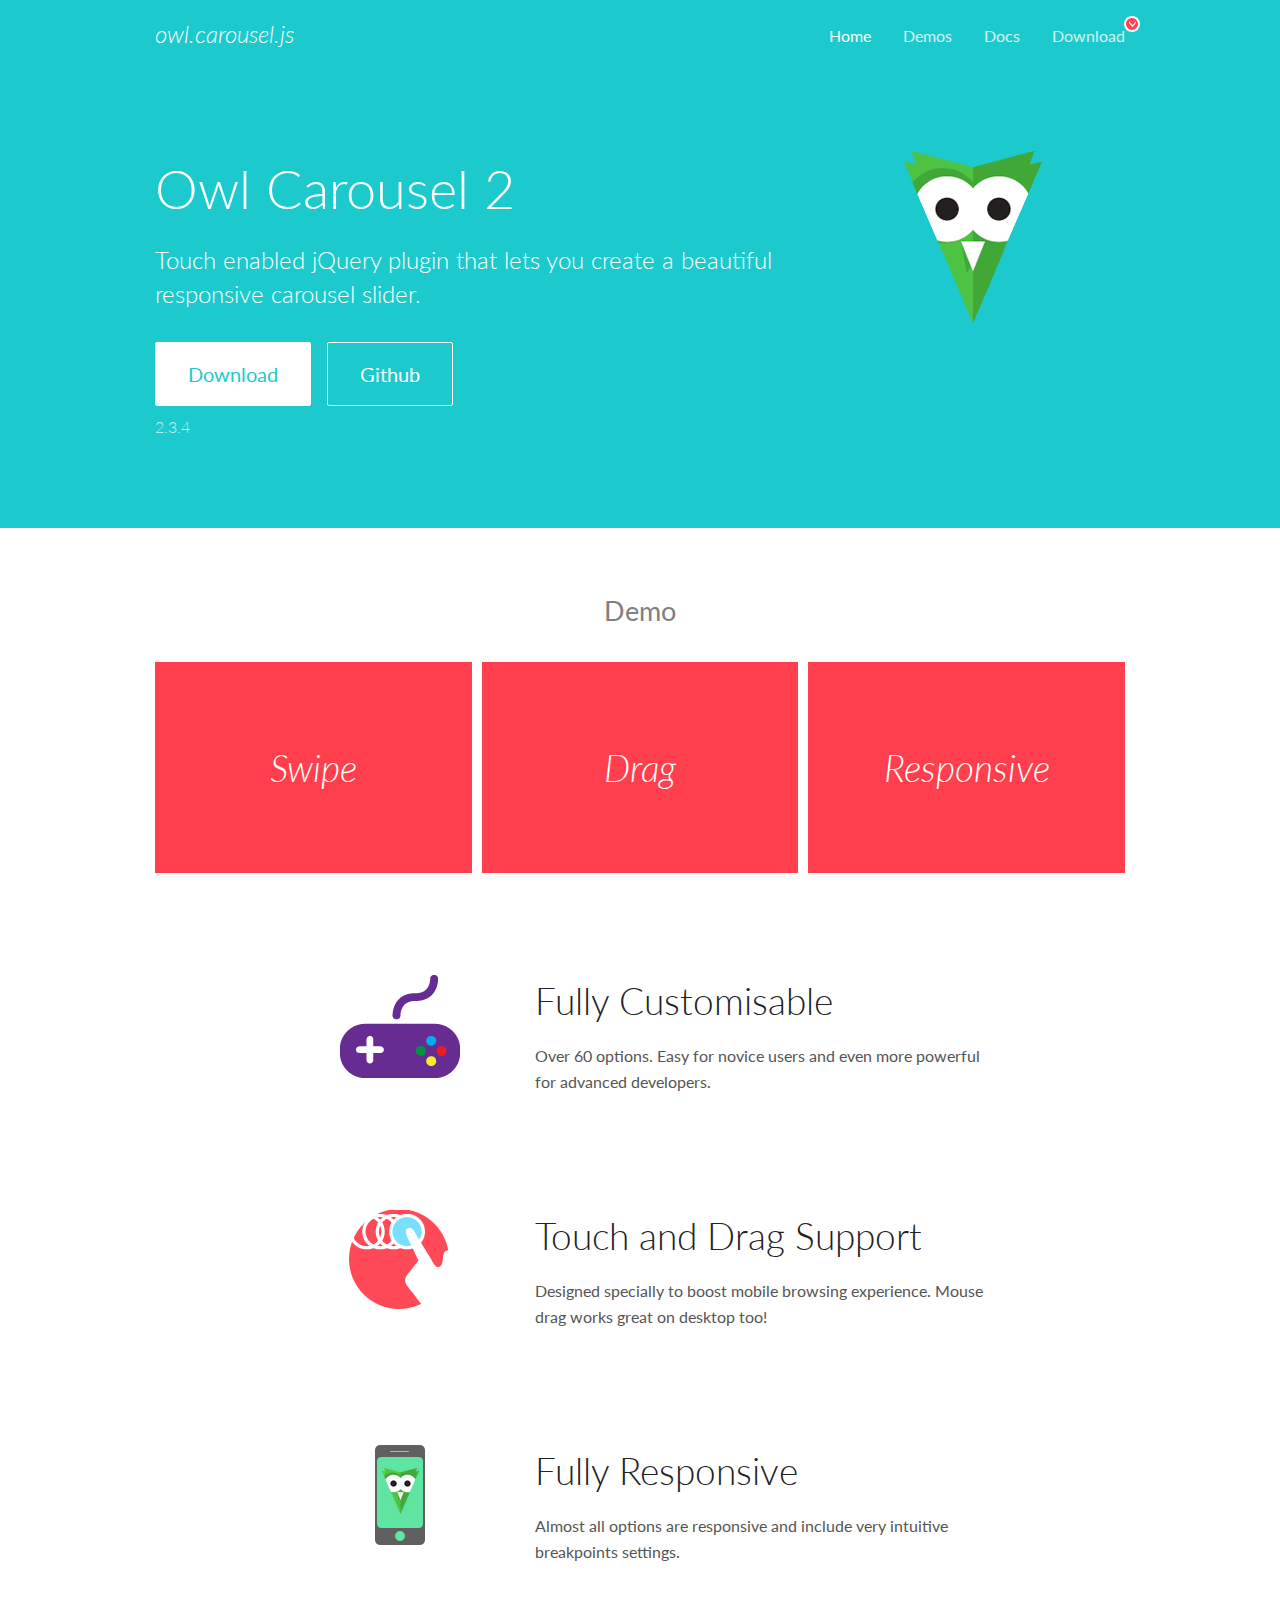
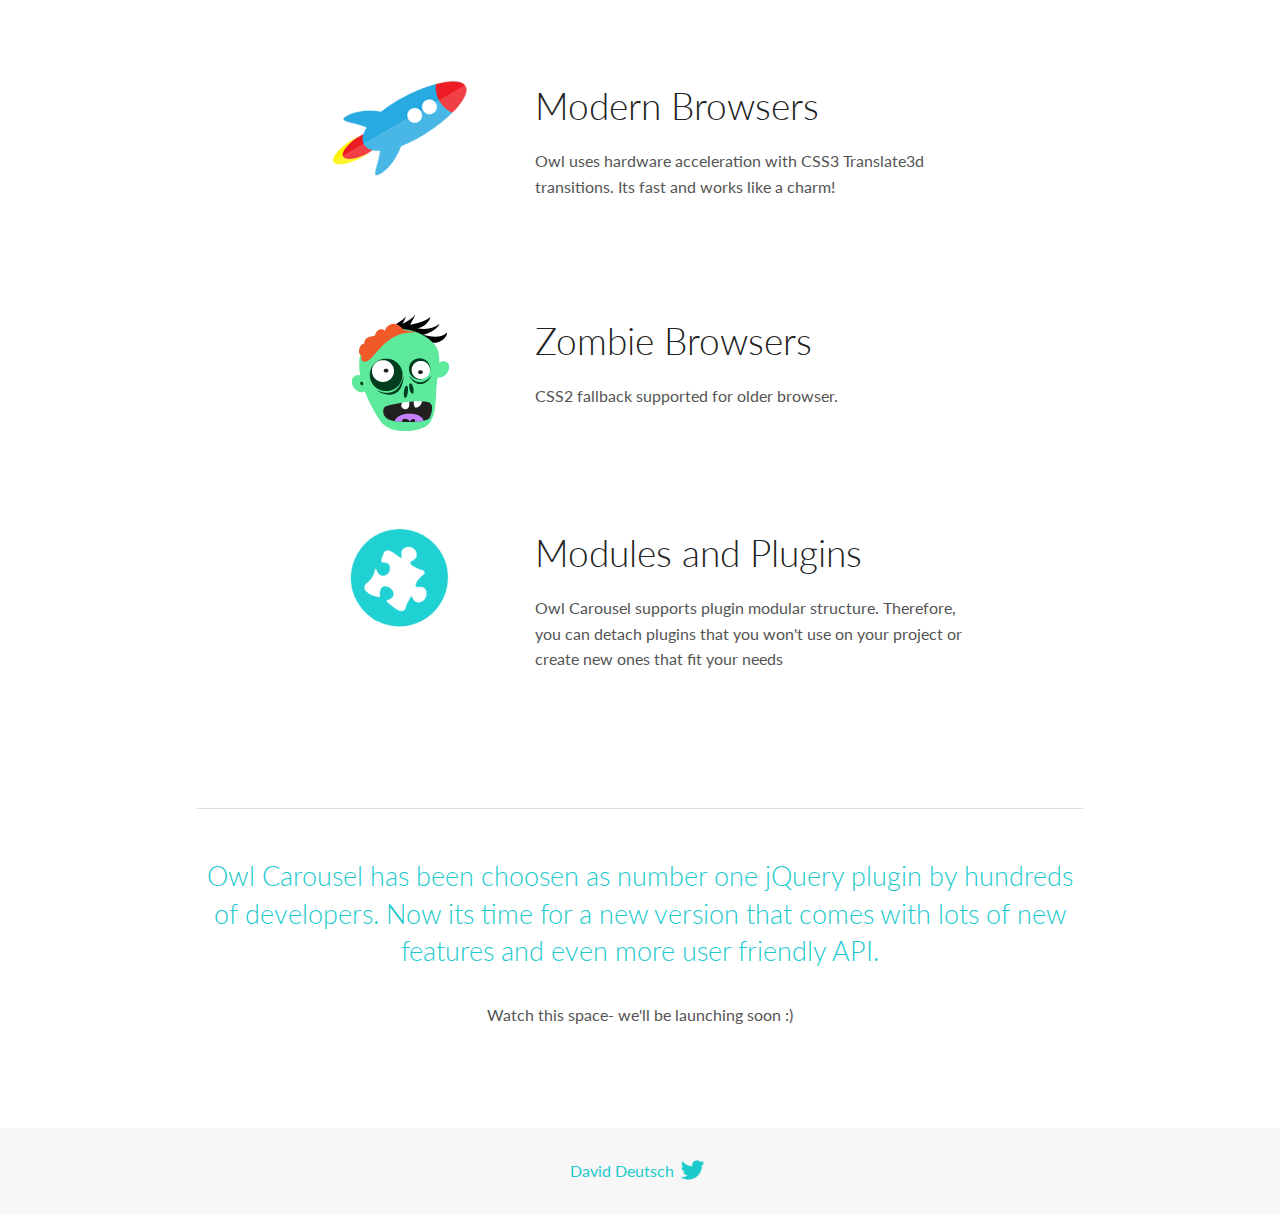
<file: vendor/OwlCarousel2-2.3.4/docs/index.html>
<!DOCTYPE html>
<html lang="en">
  <head>

    <!-- head -->
    <meta charset="utf-8">
    <meta name="msapplication-tap-highlight" content="no" />
    <meta name="viewport" content="width=device-width, initial-scale=1.0" />
    <meta name="description" content="Touch enabled jQuery plugin that lets you create beautiful responsive carousel slider.">
    <meta name="author" content="David Deutsch">
    <title>
      Home | Owl Carousel | 2.3.4
    </title>

    <!-- Stylesheets -->
    <link href='https://fonts.googleapis.com/css?family=Lato:300,400,700,400italic,300italic' rel='stylesheet' type='text/css'>
    <link rel="stylesheet" href="assets/css/docs.theme.min.css">

    <!-- Owl Stylesheets -->
    <link rel="stylesheet" href="assets/owlcarousel/assets/owl.carousel.min.css">
    <link rel="stylesheet" href="assets/owlcarousel/assets/owl.theme.default.min.css">

    <!-- HTML5 shim and Respond.js IE8 support of HTML5 elements and media queries -->

    <!--[if lt IE 9]>
      <script src="https://oss.maxcdn.com/libs/html5shiv/3.7.0/html5shiv.js"></script>
      <script src="https://oss.maxcdn.com/libs/respond.js/1.3.0/respond.min.js"></script>
    <![endif]-->

    <!-- Favicons -->
    <link rel="apple-touch-icon-precomposed" sizes="144x144" href="assets/ico/apple-touch-icon-144-precomposed.png">
    <link rel="shortcut icon" href="assets/ico/favicon.png">
    <link rel="shortcut icon" href="favicon.ico">

    <!-- Yeah i know js should not be in header. Its required for demos.-->

    <!-- javascript -->
    <script src="assets/vendors/jquery.min.js"></script>
    <script src="assets/owlcarousel/owl.carousel.js"></script>
  </head>
  <body>

    <!-- header -->
    <header class="header">
      <div class="row">
        <div class="large-12 columns">
          <div class="brand left">
            <h3>
              <a href="/OwlCarousel2/">owl.carousel.js</a> 
            </h3>
          </div>
          <a id="toggle-nav" class="right">
            <span></span> <span></span> <span></span> 
          </a> 
          <div class="nav-bar">
            <ul class="clearfix">
              <li class="active">
                <a href="/OwlCarousel2/index.html">Home</a> 
              </li>
              <li> <a href="/OwlCarousel2/demos/demos.html">Demos</a>  </li>
              <li> <a href="/OwlCarousel2/docs/started-welcome.html">Docs</a>  </li>
              <li>
                <a href="https://github.com/OwlCarousel2/OwlCarousel2/archive/2.3.4.zip">Download</a> 
                <span class="download"></span> 
              </li>
            </ul>
          </div>
        </div>
      </div>
    </header>

    <!-- home panel -->
    <section id="hero">
      <div class="row">
        <div class="large-8 medium-8 columns">
          <h1>Owl Carousel 2</h1>
          <h4>Touch enabled jQuery plugin that lets you create a beautiful responsive carousel slider.</h4>
          <a href="https://github.com/OwlCarousel2/OwlCarousel2/archive/2.3.4.zip" class="hero-button">Download</a> 
          <a href="https://github.com/OwlCarousel2/OwlCarousel2" class="hero-button outline">Github</a> 
          <p>2.3.4</p>
        </div>
        <div class="large-4 medium-4 columns">
          <img class="owl-logo" src="assets/img/owl-logo.png" alt="mr. Owl">
        </div>
      </div>
    </section>

    <!-- body -->
    <div class="home-demo">
      <div class="row">
        <div class="large-12 columns">
          <h3>Demo</h3>
          <div class="owl-carousel">
            <div class="item">
              <h2>Swipe</h2>
            </div>
            <div class="item">
              <h2>Drag</h2>
            </div>
            <div class="item">
              <h2>Responsive</h2>
            </div>
            <div class="item">
              <h2>CSS3</h2>
            </div>
            <div class="item">
              <h2>Fast</h2>
            </div>
            <div class="item">
              <h2>Easy</h2>
            </div>
            <div class="item">
              <h2>Free</h2>
            </div>
            <div class="item">
              <h2>Upgradable</h2>
            </div>
            <div class="item">
              <h2>Tons of options</h2>
            </div>
            <div class="item">
              <h2>Infinity</h2>
            </div>
            <div class="item">
              <h2>Auto Width</h2>
            </div>
          </div>
        </div>
      </div>
    </div>
    <script>
      var owl = $('.owl-carousel');
      owl.owlCarousel({
        margin: 10,
        loop: true,
        responsive: {
          0: {
            items: 1
          },
          600: {
            items: 2
          },
          1000: {
            items: 3
          }
        }
      })
    </script>

    <!-- features -->
    <div id="features">
      <div class="row">
        <div class="small-12 medium-9 small-centered columns">
          <section class="row feature">
            <div class="medium-4 small-12 columns">
              <img src="assets/img/feature-options.png" alt="">
            </div>
            <div class="medium-8 small-12 columns">
              <h2>Fully Customisable</h2>
              <p>Over 60 options. Easy for novice users and even more powerful for advanced developers.</p>
            </div>
          </section>
          <section class="row feature">
            <div class="medium-4 small-12 columns">
              <img src="assets/img/feature-drag.png" alt="">
            </div>
            <div class="medium-8 small-12 columns">
              <h2>Touch and Drag Support</h2>
              <p>Designed specially to boost mobile browsing experience. Mouse drag works great on desktop too!</p>
            </div>
          </section>
          <section class="row feature">
            <div class="medium-4 small-12 columns">
              <img src="assets/img/feature-responsive.png" alt="">
            </div>
            <div class="medium-8 small-12 columns">
              <h2>Fully Responsive</h2>
              <p>Almost all options are responsive and include very intuitive breakpoints settings.</p>
            </div>
          </section>
          <section class="row feature">
            <div class="medium-4 small-12 columns">
              <img src="assets/img/feature-modern.png" alt="">
            </div>
            <div class="medium-8 small-12 columns">
              <h2>Modern Browsers</h2>
              <p>Owl uses hardware acceleration with CSS3 Translate3d transitions. Its fast and works like a charm! </p>
            </div>
          </section>
          <section class="row feature">
            <div class="medium-4 small-12 columns">
              <img src="assets/img/feature-zombie.png" alt="">
            </div>
            <div class="medium-8 small-12 columns">
              <h2>Zombie Browsers</h2>
              <p>CSS2 fallback supported for older browser.</p>
            </div>
          </section>
          <section class="row feature">
            <div class="medium-4 small-12 columns">
              <img src="assets/img/feature-module.png" alt="">
            </div>
            <div class="medium-8 small-12 columns">
              <h2>Modules and Plugins</h2>
              <p>Owl Carousel supports plugin modular structure. Therefore, you can detach plugins that you won&#x27;t use on your project or create new ones that fit your needs</p>
            </div>
          </section>
        </div>
      </div>
    </div>

    <!-- footer -->
    <section id="teaser-text">
      <div class="row">
        <div class="small-12 medium-11 small-centered columns">
          <hr>
          <h3 id="owl-carousel-has-been-choosen-as-number-one-jquery-plugin-by-hundreds-of-developers-now-its-time-for-a-new-version-that-comes-with-lots-of-new-features-and-even-more-user-friendly-api-">Owl Carousel has been choosen as number one jQuery plugin by hundreds of developers. Now its time for a new version that comes with lots of new features and even more user friendly API.</h3>
          <p>Watch this space- we&#39;ll be launching soon :)</p>
        </div>
      </div>
    </section>

    <!-- footer -->
    <footer class="footer">
      <div class="row">
        <div class="large-12 columns">
          <h5>
            <a href="/OwlCarousel2/docs/support-contact.html">David Deutsch</a> 
            <a id="custom-tweet-button" href="https://twitter.com/share?url=https://github.com/OwlCarousel2/OwlCarousel2&text=Owl Carousel - This is so awesome! " target="_blank"></a> 
          </h5>
        </div>
      </div>
    </footer>

    <!-- vendors -->
    <script src="assets/vendors/highlight.js"></script>
    <script src="assets/js/app.js"></script>
  </body>
</html>
</file>
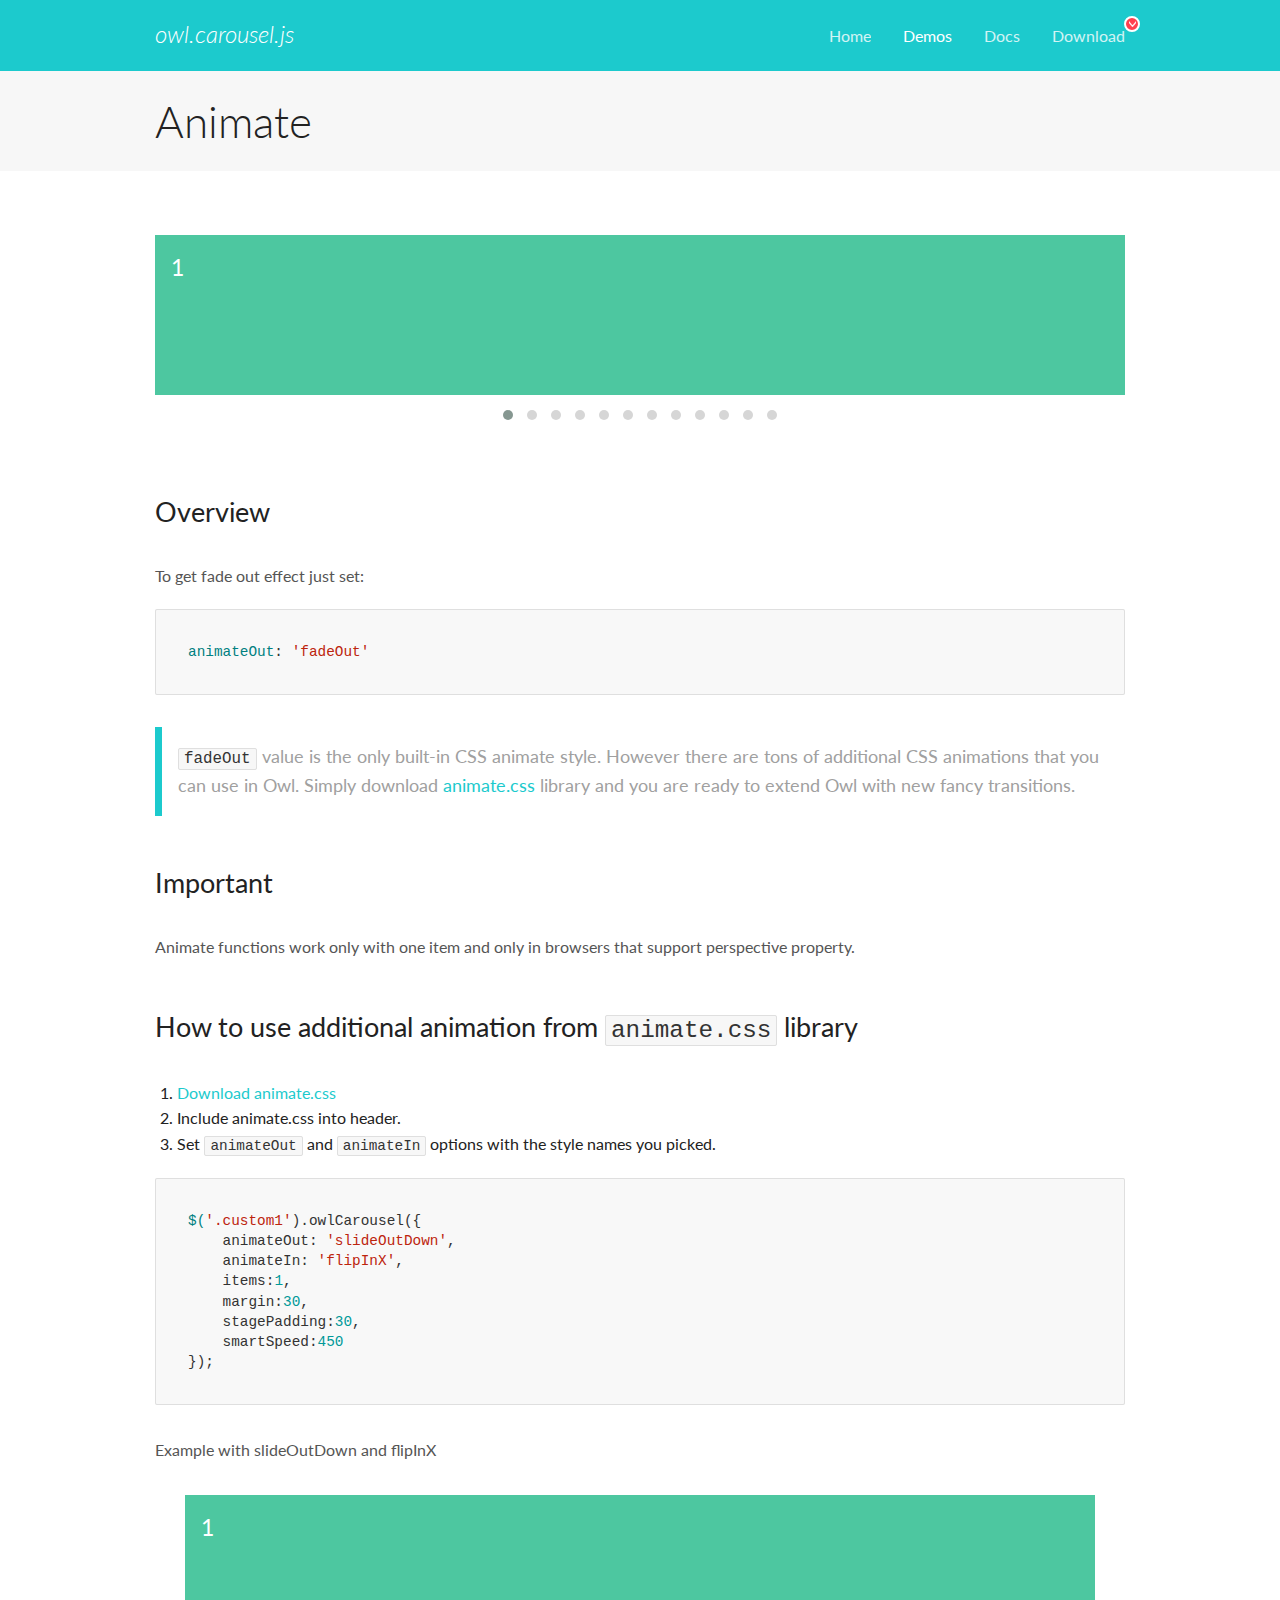
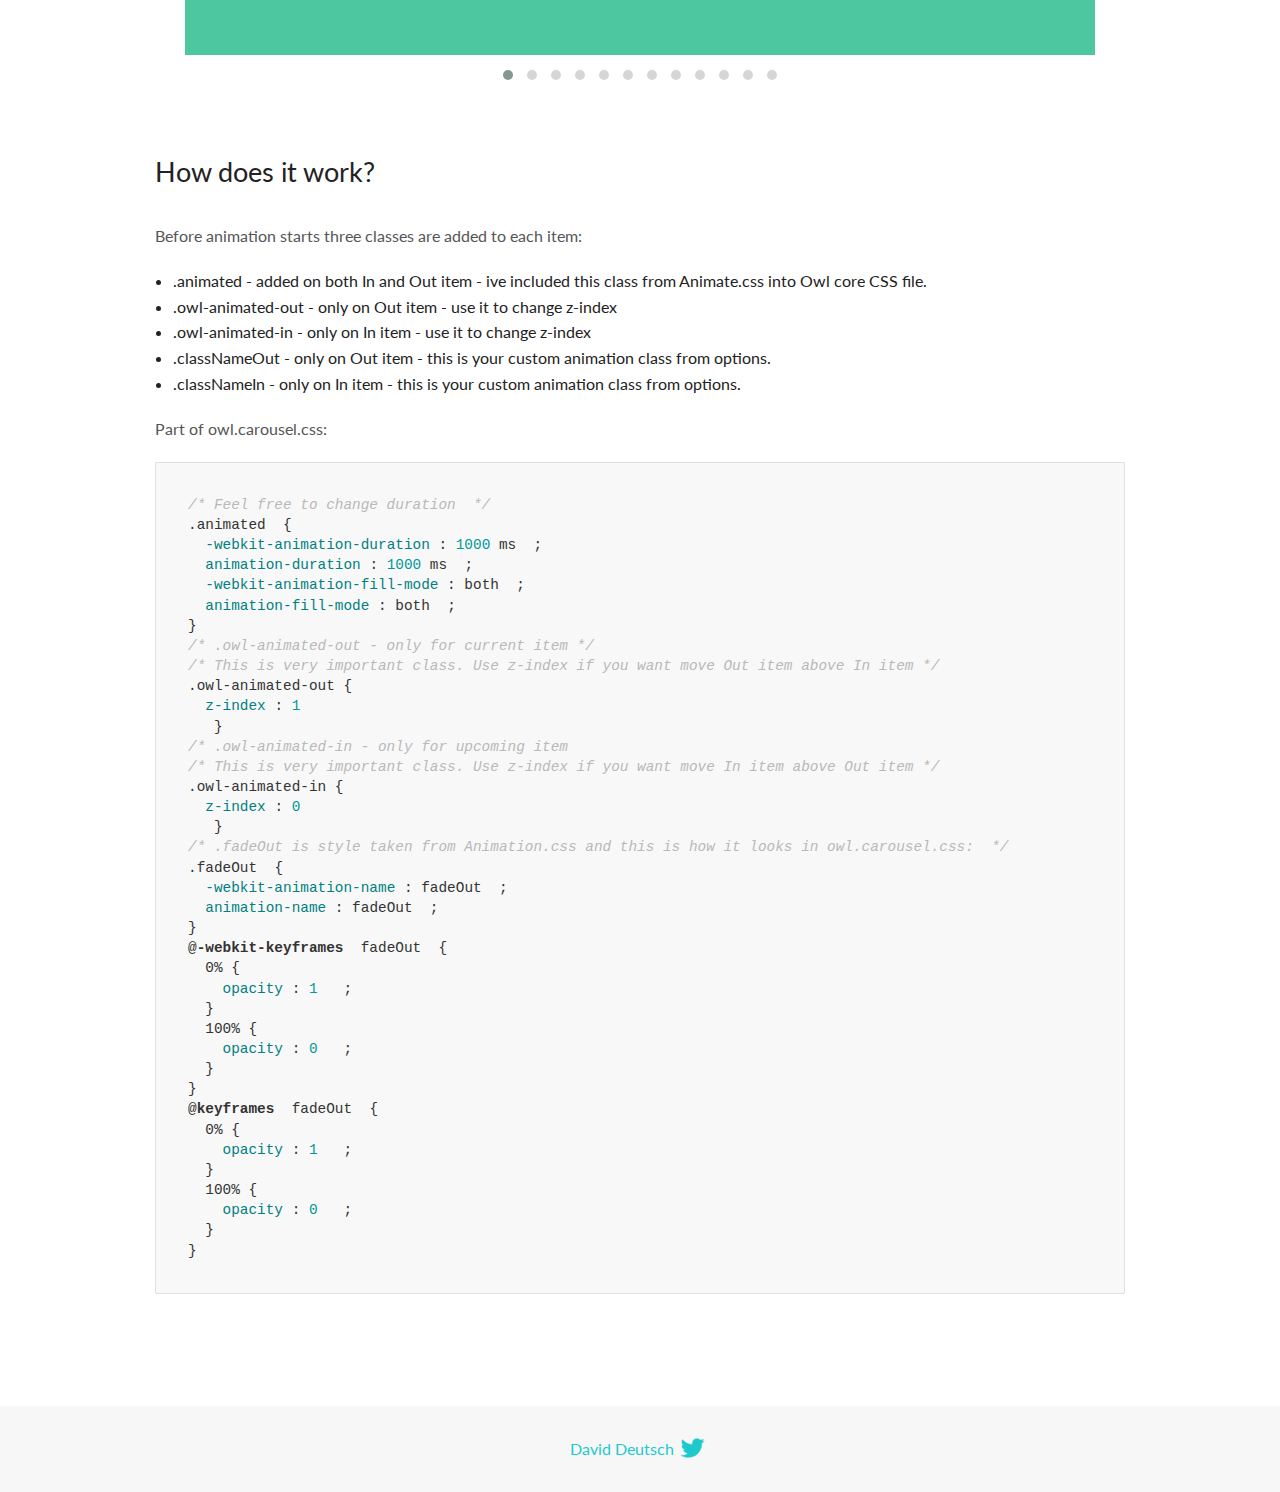
<file: vendor/OwlCarousel2-2.3.4/docs/demos/animate.html>
<!DOCTYPE html>
<html lang="en">
  <head>

    <!-- head -->
    <meta charset="utf-8">
    <meta name="msapplication-tap-highlight" content="no" />
    <meta name="viewport" content="width=device-width, initial-scale=1.0" />
    <meta name="description" content="Animate carousel">
    <meta name="author" content="David Deutsch">
    <title>
      Animate Demo | Owl Carousel | 2.3.4
    </title>

    <!-- Stylesheets -->
    <link href='https://fonts.googleapis.com/css?family=Lato:300,400,700,400italic,300italic' rel='stylesheet' type='text/css'>
    <link rel="stylesheet" href="../assets/css/docs.theme.min.css">

    <!-- Owl Stylesheets -->
    <link rel="stylesheet" href="../assets/owlcarousel/assets/owl.carousel.min.css">
    <link rel="stylesheet" href="../assets/owlcarousel/assets/owl.theme.default.min.css">

    <!-- HTML5 shim and Respond.js IE8 support of HTML5 elements and media queries -->

    <!--[if lt IE 9]>
      <script src="https://oss.maxcdn.com/libs/html5shiv/3.7.0/html5shiv.js"></script>
      <script src="https://oss.maxcdn.com/libs/respond.js/1.3.0/respond.min.js"></script>
    <![endif]-->

    <!-- Favicons -->
    <link rel="apple-touch-icon-precomposed" sizes="144x144" href="../assets/ico/apple-touch-icon-144-precomposed.png">
    <link rel="shortcut icon" href="../assets/ico/favicon.png">
    <link rel="shortcut icon" href="favicon.ico">

    <!-- Yeah i know js should not be in header. Its required for demos.-->

    <!-- javascript -->
    <script src="../assets/vendors/jquery.min.js"></script>
    <script src="../assets/owlcarousel/owl.carousel.js"></script>
  </head>
  <body>

    <!-- header -->
    <header class="header">
      <div class="row">
        <div class="large-12 columns">
          <div class="brand left">
            <h3>
              <a href="/OwlCarousel2/">owl.carousel.js</a> 
            </h3>
          </div>
          <a id="toggle-nav" class="right">
            <span></span> <span></span> <span></span> 
          </a> 
          <div class="nav-bar">
            <ul class="clearfix">
              <li> <a href="/OwlCarousel2/index.html">Home</a>  </li>
              <li class="active">
                <a href="/OwlCarousel2/demos/demos.html">Demos</a> 
              </li>
              <li> <a href="/OwlCarousel2/docs/started-welcome.html">Docs</a>  </li>
              <li>
                <a href="https://github.com/OwlCarousel2/OwlCarousel2/archive/2.3.4.zip">Download</a> 
                <span class="download"></span> 
              </li>
            </ul>
          </div>
        </div>
      </div>
    </header>

    <!-- title -->
    <section class="title">
      <div class="row">
        <div class="large-12 columns">
          <h1>Animate</h1>
        </div>
      </div>
    </section>

    <!--  Demos -->
    <section id="demos">
      <div class="row">
        <div class="large-12 columns">
          <div class="fadeOut owl-carousel owl-theme">
            <div class="item">
              <h4>1</h4>
            </div>
            <div class="item">
              <h4>2</h4>
            </div>
            <div class="item">
              <h4>3</h4>
            </div>
            <div class="item">
              <h4>4</h4>
            </div>
            <div class="item">
              <h4>5</h4>
            </div>
            <div class="item">
              <h4>6</h4>
            </div>
            <div class="item">
              <h4>7</h4>
            </div>
            <div class="item">
              <h4>8</h4>
            </div>
            <div class="item">
              <h4>9</h4>
            </div>
            <div class="item">
              <h4>10</h4>
            </div>
            <div class="item">
              <h4>11</h4>
            </div>
            <div class="item">
              <h4>12</h4>
            </div>
          </div>
          <h3 id="overview">Overview</h3>
          <p>To get fade out effect just set:</p>
          <pre><code>animateOut: &#39;fadeOut&#39;</code></pre>
          <blockquote>
            <p><code>fadeOut</code> value is the only built-in CSS animate style. However there are tons of additional CSS animations that you can use in Owl. Simply download
              <a href="https://daneden.github.io/animate.css/">animate.css</a>  library and you are ready to extend Owl with new fancy transitions.</p>
          </blockquote>
          <h3 id="important">Important</h3>
          <p>Animate functions work only with one item and only in browsers that support perspective property.</p>
          <h3 id="how-to-use-additional-animation-from-animate-css-library">How to use additional animation from <code>animate.css</code> library</h3>
          <ol>
            <li> <a href="https://daneden.github.io/animate.css/">Download animate.css</a>  </li>
            <li>Include animate.css into header.</li>
            <li>Set <code>animateOut</code> and <code>animateIn</code> options with the style names you picked.</li>
          </ol>
          <pre><code>$(&#39;.custom1&#39;).owlCarousel({
    animateOut: &#39;slideOutDown&#39;,
    animateIn: &#39;flipInX&#39;,
    items:1,
    margin:30,
    stagePadding:30,
    smartSpeed:450
});</code></pre>
          <p>Example with slideOutDown and flipInX</p>
          <div class="custom1 owl-carousel owl-theme">
            <div class="item">
              <h4>1</h4>
            </div>
            <div class="item">
              <h4>2</h4>
            </div>
            <div class="item">
              <h4>3</h4>
            </div>
            <div class="item">
              <h4>4</h4>
            </div>
            <div class="item">
              <h4>5</h4>
            </div>
            <div class="item">
              <h4>6</h4>
            </div>
            <div class="item">
              <h4>7</h4>
            </div>
            <div class="item">
              <h4>8</h4>
            </div>
            <div class="item">
              <h4>9</h4>
            </div>
            <div class="item">
              <h4>10</h4>
            </div>
            <div class="item">
              <h4>11</h4>
            </div>
            <div class="item">
              <h4>12</h4>
            </div>
          </div>
          <h3 id="how-does-it-work-">How does it work?</h3>
          <p>Before animation starts three classes are added to each item:</p>
          <ul>
            <li>.animated - added on both In and Out item - ive included this class from Animate.css into Owl core CSS file.</li>
            <li>.owl-animated-out - only on Out item - use it to change z-index</li>
            <li>.owl-animated-in - only on In item - use it to change z-index</li>
            <li>.classNameOut - only on Out item - this is your custom animation class from options.</li>
            <li>.classNameIn - only on In item - this is your custom animation class from options.</li>
          </ul>
          <p>Part of owl.carousel.css:</p>
          <pre><code class="language-css"><span class="comment">/* Feel free to change duration  */</span> 
<span class="class">.animated</span>  <span class="rules">{
  <span class="rule"><span class="attribute">-webkit-animation-duration</span> :<span class="value"> <span class="number">1000</span> ms</span> </span> ;
  <span class="rule"><span class="attribute">animation-duration</span> :<span class="value"> <span class="number">1000</span> ms</span> </span> ;
  <span class="rule"><span class="attribute">-webkit-animation-fill-mode</span> :<span class="value"> both</span> </span> ;
  <span class="rule"><span class="attribute">animation-fill-mode</span> :<span class="value"> both</span> </span> ;
<span class="rule">}</span> </span> 
<span class="comment">/* .owl-animated-out - only for current item */</span> 
<span class="comment">/* This is very important class. Use z-index if you want move Out item above In item */</span> 
<span class="class">.owl-animated-out</span> <span class="rules">{
  <span class="rule"><span class="attribute">z-index</span> :<span class="value"> <span class="number">1</span> 
</span> </span> </span> }
<span class="comment">/* .owl-animated-in - only for upcoming item
/* This is very important class. Use z-index if you want move In item above Out item */</span> 
<span class="class">.owl-animated-in</span> <span class="rules">{
  <span class="rule"><span class="attribute">z-index</span> :<span class="value"> <span class="number">0</span> 
</span> </span> </span> }
<span class="comment">/* .fadeOut is style taken from Animation.css and this is how it looks in owl.carousel.css:  */</span> 
<span class="class">.fadeOut</span>  <span class="rules">{
  <span class="rule"><span class="attribute">-webkit-animation-name</span> :<span class="value"> fadeOut</span> </span> ;
  <span class="rule"><span class="attribute">animation-name</span> :<span class="value"> fadeOut</span> </span> ;
<span class="rule">}</span> </span> 
<span class="at_rule">@<span class="keyword">-webkit-keyframes</span>  fadeOut </span> {
  0% <span class="rules">{
    <span class="rule"><span class="attribute">opacity</span> :<span class="value"> <span class="number">1</span> </span> </span> ;
  <span class="rule">}</span> </span> 
  100% <span class="rules">{
    <span class="rule"><span class="attribute">opacity</span> :<span class="value"> <span class="number">0</span> </span> </span> ;
  <span class="rule">}</span> </span> 
}
<span class="at_rule">@<span class="keyword">keyframes</span>  fadeOut </span> {
  0% <span class="rules">{
    <span class="rule"><span class="attribute">opacity</span> :<span class="value"> <span class="number">1</span> </span> </span> ;
  <span class="rule">}</span> </span> 
  100% <span class="rules">{
    <span class="rule"><span class="attribute">opacity</span> :<span class="value"> <span class="number">0</span> </span> </span> ;
  <span class="rule">}</span> </span> 
}</code></pre>
          <link rel="stylesheet" href="../assets/css/animate.css">
          <script>
            jQuery(document).ready(function($) {
              $('.fadeOut').owlCarousel({
                items: 1,
                animateOut: 'fadeOut',
                loop: true,
                margin: 10,
              });
              $('.custom1').owlCarousel({
                animateOut: 'slideOutDown',
                animateIn: 'flipInX',
                items: 1,
                margin: 30,
                stagePadding: 30,
                smartSpeed: 450
              });
            });
          </script>
        </div>
      </div>
    </section>

    <!-- footer -->
    <footer class="footer">
      <div class="row">
        <div class="large-12 columns">
          <h5>
            <a href="/OwlCarousel2/docs/support-contact.html">David Deutsch</a> 
            <a id="custom-tweet-button" href="https://twitter.com/share?url=https://github.com/OwlCarousel2/OwlCarousel2&text=Owl Carousel - This is so awesome! " target="_blank"></a> 
          </h5>
        </div>
      </div>
    </footer>

    <!-- vendors -->
    <script src="../assets/vendors/highlight.js"></script>
    <script src="../assets/js/app.js"></script>
  </body>
</html>
</file>
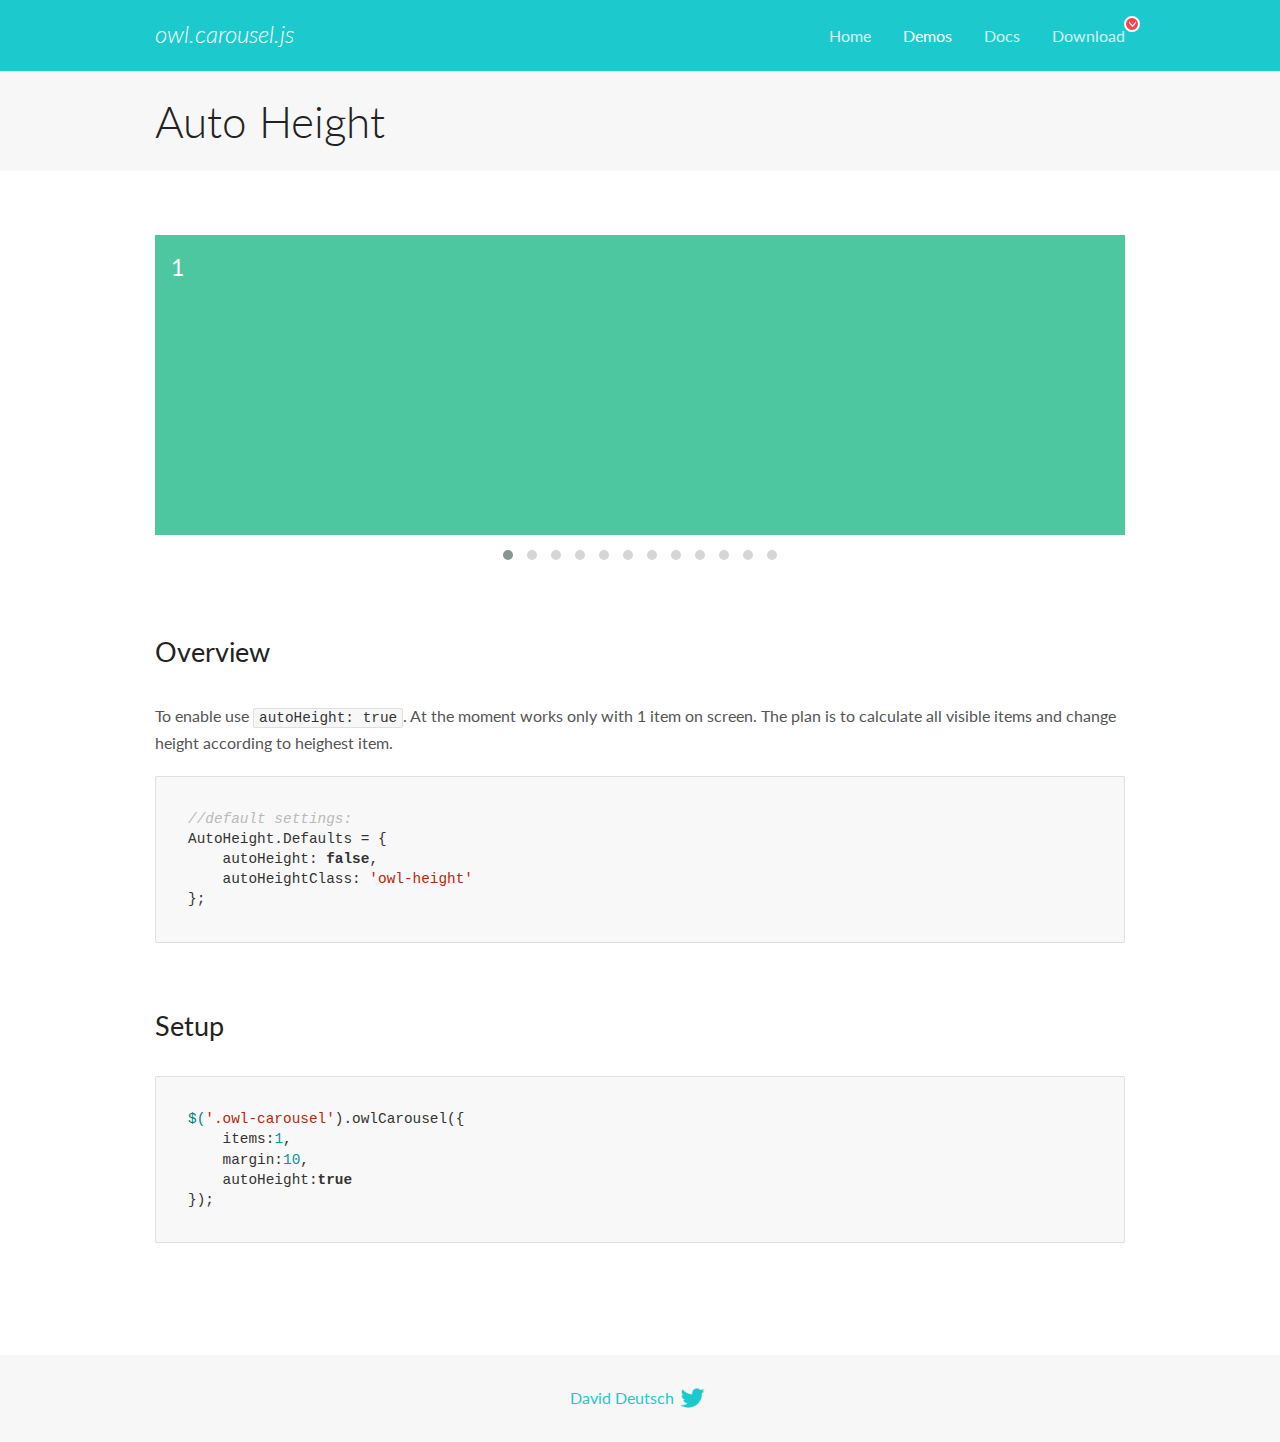
<file: vendor/OwlCarousel2-2.3.4/docs/demos/autoheight.html>
<!DOCTYPE html>
<html lang="en">
  <head>

    <!-- head -->
    <meta charset="utf-8">
    <meta name="msapplication-tap-highlight" content="no" />
    <meta name="viewport" content="width=device-width, initial-scale=1.0" />
    <meta name="description" content="autoHeight usage demo">
    <meta name="author" content="David Deutsch">
    <title>
      Auto Height Demo | Owl Carousel | 2.3.4
    </title>

    <!-- Stylesheets -->
    <link href='https://fonts.googleapis.com/css?family=Lato:300,400,700,400italic,300italic' rel='stylesheet' type='text/css'>
    <link rel="stylesheet" href="../assets/css/docs.theme.min.css">

    <!-- Owl Stylesheets -->
    <link rel="stylesheet" href="../assets/owlcarousel/assets/owl.carousel.min.css">
    <link rel="stylesheet" href="../assets/owlcarousel/assets/owl.theme.default.min.css">

    <!-- HTML5 shim and Respond.js IE8 support of HTML5 elements and media queries -->

    <!--[if lt IE 9]>
      <script src="https://oss.maxcdn.com/libs/html5shiv/3.7.0/html5shiv.js"></script>
      <script src="https://oss.maxcdn.com/libs/respond.js/1.3.0/respond.min.js"></script>
    <![endif]-->

    <!-- Favicons -->
    <link rel="apple-touch-icon-precomposed" sizes="144x144" href="../assets/ico/apple-touch-icon-144-precomposed.png">
    <link rel="shortcut icon" href="../assets/ico/favicon.png">
    <link rel="shortcut icon" href="favicon.ico">

    <!-- Yeah i know js should not be in header. Its required for demos.-->

    <!-- javascript -->
    <script src="../assets/vendors/jquery.min.js"></script>
    <script src="../assets/owlcarousel/owl.carousel.js"></script>
  </head>
  <body>

    <!-- header -->
    <header class="header">
      <div class="row">
        <div class="large-12 columns">
          <div class="brand left">
            <h3>
              <a href="/OwlCarousel2/">owl.carousel.js</a> 
            </h3>
          </div>
          <a id="toggle-nav" class="right">
            <span></span> <span></span> <span></span> 
          </a> 
          <div class="nav-bar">
            <ul class="clearfix">
              <li> <a href="/OwlCarousel2/index.html">Home</a>  </li>
              <li class="active">
                <a href="/OwlCarousel2/demos/demos.html">Demos</a> 
              </li>
              <li> <a href="/OwlCarousel2/docs/started-welcome.html">Docs</a>  </li>
              <li>
                <a href="https://github.com/OwlCarousel2/OwlCarousel2/archive/2.3.4.zip">Download</a> 
                <span class="download"></span> 
              </li>
            </ul>
          </div>
        </div>
      </div>
    </header>

    <!-- title -->
    <section class="title">
      <div class="row">
        <div class="large-12 columns">
          <h1>Auto Height</h1>
        </div>
      </div>
    </section>

    <!--  Demos -->
    <section id="demos">
      <div class="row">
        <div class="large-12 columns">
          <div class="owl-carousel owl-theme">
            <div class="item" style="height:300px">
              <h4>1</h4>
            </div>
            <div class="item" style="height:100px">
              <h4>2</h4>
            </div>
            <div class="item" style="height:500px">
              <h4>3</h4>
            </div>
            <div class="item" style="height:250px">
              <h4>4</h4>
            </div>
            <div class="item" style="height:400px">
              <h4>5</h4>
            </div>
            <div class="item" style="height:500px">
              <h4>6</h4>
            </div>
            <div class="item" style="height:600px">
              <h4>7</h4>
            </div>
            <div class="item" style="height:400px">
              <h4>8</h4>
            </div>
            <div class="item" style="height:300px">
              <h4>9</h4>
            </div>
            <div class="item" style="height:350px">
              <h4>10</h4>
            </div>
            <div class="item" style="height:200px">
              <h4>11</h4>
            </div>
            <div class="item" style="height:150px">
              <h4>12</h4>
            </div>
          </div>
          <h3 id="overview">Overview</h3>
          <p>To enable use <code>autoHeight: true</code>. At the moment works only with 1 item on screen. The plan is to calculate all visible items and change height according to heighest item.</p>
          <pre><code>//default settings:
AutoHeight.Defaults = {
    autoHeight: false,
    autoHeightClass: &#39;owl-height&#39;
};</code></pre>
          <h3 id="setup">Setup</h3>
          <pre><code>$(&#39;.owl-carousel&#39;).owlCarousel({
    items:1,
    margin:10,
    autoHeight:true
});</code></pre>
          <script>
            $(document).ready(function() {
              $('.owl-carousel').owlCarousel({
                items: 1,
                margin: 10,
                autoHeight: true
              });
            })
          </script>
        </div>
      </div>
    </section>

    <!-- footer -->
    <footer class="footer">
      <div class="row">
        <div class="large-12 columns">
          <h5>
            <a href="/OwlCarousel2/docs/support-contact.html">David Deutsch</a> 
            <a id="custom-tweet-button" href="https://twitter.com/share?url=https://github.com/OwlCarousel2/OwlCarousel2&text=Owl Carousel - This is so awesome! " target="_blank"></a> 
          </h5>
        </div>
      </div>
    </footer>

    <!-- vendors -->
    <script src="../assets/vendors/highlight.js"></script>
    <script src="../assets/js/app.js"></script>
  </body>
</html>
</file>
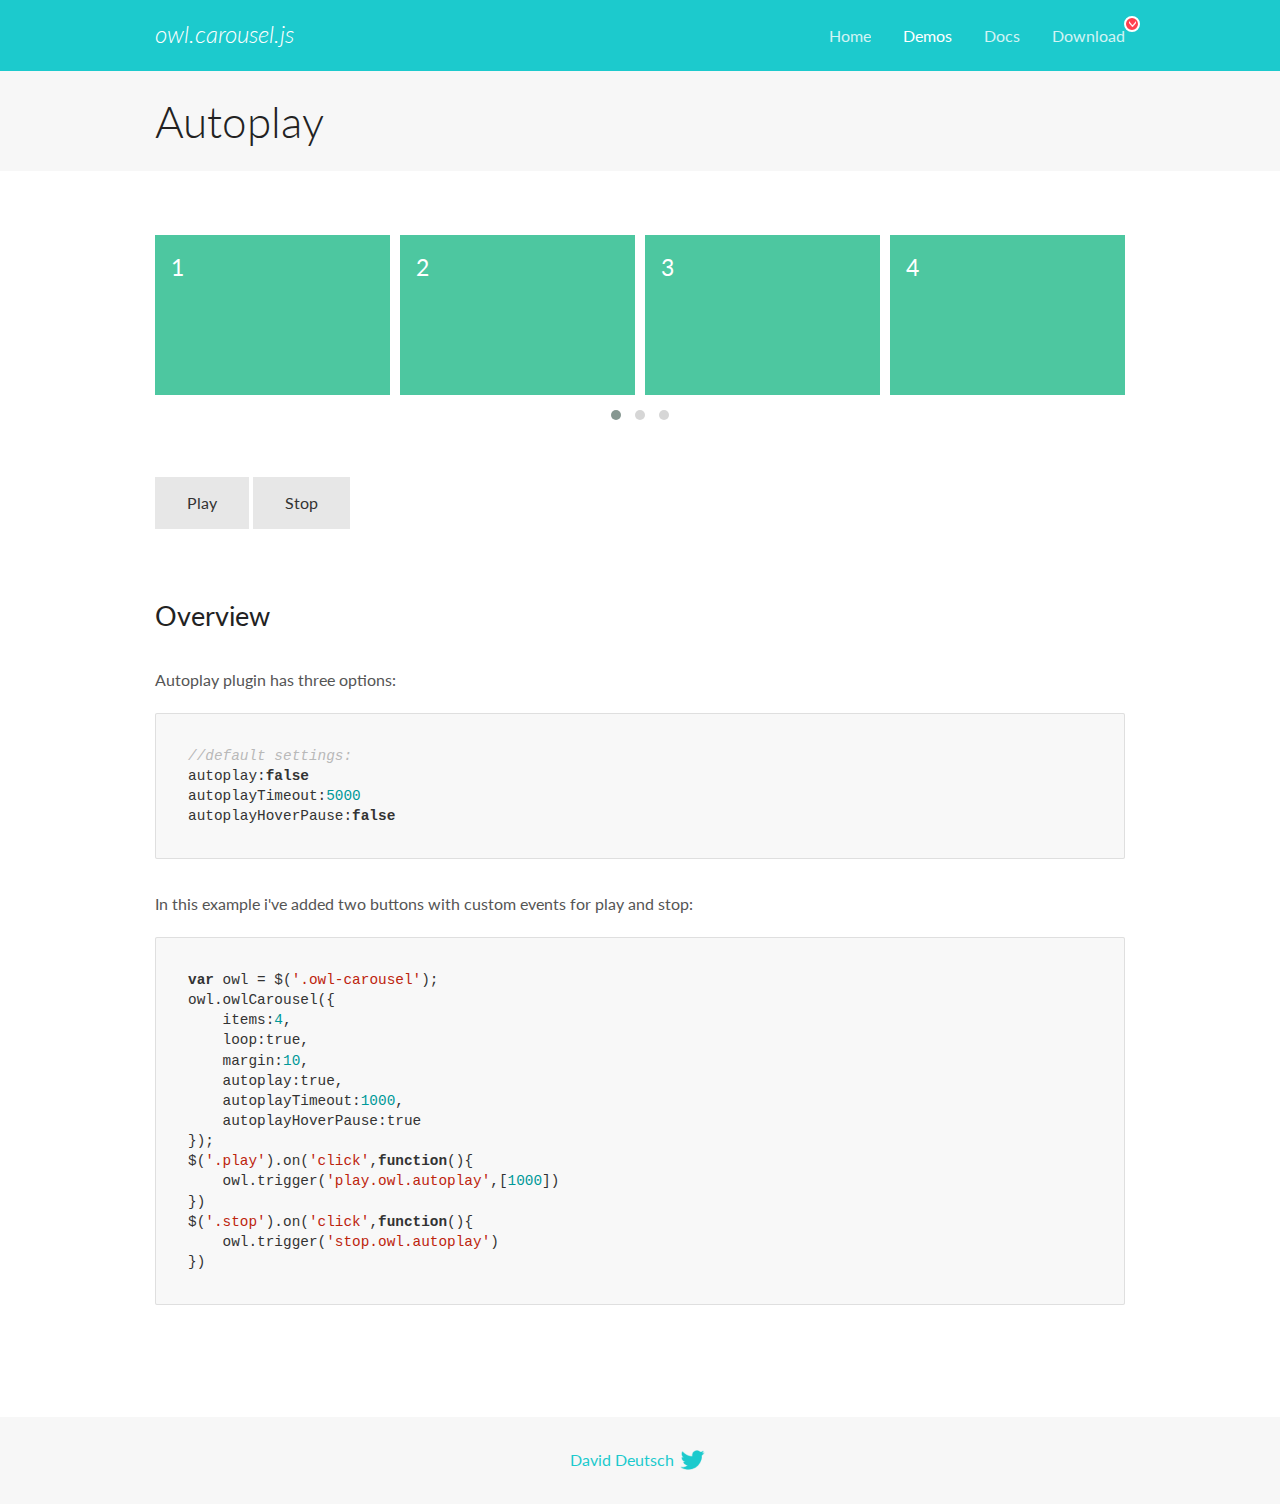
<file: vendor/OwlCarousel2-2.3.4/docs/demos/autoplay.html>
<!DOCTYPE html>
<html lang="en">
  <head>

    <!-- head -->
    <meta charset="utf-8">
    <meta name="msapplication-tap-highlight" content="no" />
    <meta name="viewport" content="width=device-width, initial-scale=1.0" />
    <meta name="description" content="Autoplay usage demo">
    <meta name="author" content="David Deutsch">
    <title>
      Autoplay Demo | Owl Carousel | 2.3.4
    </title>

    <!-- Stylesheets -->
    <link href='https://fonts.googleapis.com/css?family=Lato:300,400,700,400italic,300italic' rel='stylesheet' type='text/css'>
    <link rel="stylesheet" href="../assets/css/docs.theme.min.css">

    <!-- Owl Stylesheets -->
    <link rel="stylesheet" href="../assets/owlcarousel/assets/owl.carousel.min.css">
    <link rel="stylesheet" href="../assets/owlcarousel/assets/owl.theme.default.min.css">

    <!-- HTML5 shim and Respond.js IE8 support of HTML5 elements and media queries -->

    <!--[if lt IE 9]>
      <script src="https://oss.maxcdn.com/libs/html5shiv/3.7.0/html5shiv.js"></script>
      <script src="https://oss.maxcdn.com/libs/respond.js/1.3.0/respond.min.js"></script>
    <![endif]-->

    <!-- Favicons -->
    <link rel="apple-touch-icon-precomposed" sizes="144x144" href="../assets/ico/apple-touch-icon-144-precomposed.png">
    <link rel="shortcut icon" href="../assets/ico/favicon.png">
    <link rel="shortcut icon" href="favicon.ico">

    <!-- Yeah i know js should not be in header. Its required for demos.-->

    <!-- javascript -->
    <script src="../assets/vendors/jquery.min.js"></script>
    <script src="../assets/owlcarousel/owl.carousel.js"></script>
  </head>
  <body>

    <!-- header -->
    <header class="header">
      <div class="row">
        <div class="large-12 columns">
          <div class="brand left">
            <h3>
              <a href="/OwlCarousel2/">owl.carousel.js</a> 
            </h3>
          </div>
          <a id="toggle-nav" class="right">
            <span></span> <span></span> <span></span> 
          </a> 
          <div class="nav-bar">
            <ul class="clearfix">
              <li> <a href="/OwlCarousel2/index.html">Home</a>  </li>
              <li class="active">
                <a href="/OwlCarousel2/demos/demos.html">Demos</a> 
              </li>
              <li> <a href="/OwlCarousel2/docs/started-welcome.html">Docs</a>  </li>
              <li>
                <a href="https://github.com/OwlCarousel2/OwlCarousel2/archive/2.3.4.zip">Download</a> 
                <span class="download"></span> 
              </li>
            </ul>
          </div>
        </div>
      </div>
    </header>

    <!-- title -->
    <section class="title">
      <div class="row">
        <div class="large-12 columns">
          <h1>Autoplay</h1>
        </div>
      </div>
    </section>

    <!--  Demos -->
    <section id="demos">
      <div class="row">
        <div class="large-12 columns">
          <div class="owl-carousel owl-theme">
            <div class="item">
              <h4>1</h4>
            </div>
            <div class="item">
              <h4>2</h4>
            </div>
            <div class="item">
              <h4>3</h4>
            </div>
            <div class="item">
              <h4>4</h4>
            </div>
            <div class="item">
              <h4>5</h4>
            </div>
            <div class="item">
              <h4>6</h4>
            </div>
            <div class="item">
              <h4>7</h4>
            </div>
            <div class="item">
              <h4>8</h4>
            </div>
            <div class="item">
              <h4>9</h4>
            </div>
            <div class="item">
              <h4>10</h4>
            </div>
            <div class="item">
              <h4>11</h4>
            </div>
            <div class="item">
              <h4>12</h4>
            </div>
          </div>
          <a class="button secondary play">Play</a> 
          <a class="button secondary stop">Stop</a> 
          <h3 id="overview">Overview</h3>
          <p>Autoplay plugin has three options:</p>
          <pre><code>//default settings:
autoplay:false
autoplayTimeout:5000
autoplayHoverPause:false</code></pre>
          <p>In this example i&#39;ve added two buttons with custom events for play and stop:</p>
          <pre><code>var owl = $(&#39;.owl-carousel&#39;);
owl.owlCarousel({
    items:4,
    loop:true,
    margin:10,
    autoplay:true,
    autoplayTimeout:1000,
    autoplayHoverPause:true
});
$(&#39;.play&#39;).on(&#39;click&#39;,function(){
    owl.trigger(&#39;play.owl.autoplay&#39;,[1000])
})
$(&#39;.stop&#39;).on(&#39;click&#39;,function(){
    owl.trigger(&#39;stop.owl.autoplay&#39;)
})</code></pre>
          <script>
            $(document).ready(function() {
              var owl = $('.owl-carousel');
              owl.owlCarousel({
                items: 4,
                loop: true,
                margin: 10,
                autoplay: true,
                autoplayTimeout: 1000,
                autoplayHoverPause: true
              });
              $('.play').on('click', function() {
                owl.trigger('play.owl.autoplay', [1000])
              })
              $('.stop').on('click', function() {
                owl.trigger('stop.owl.autoplay')
              })
            })
          </script>
        </div>
      </div>
    </section>

    <!-- footer -->
    <footer class="footer">
      <div class="row">
        <div class="large-12 columns">
          <h5>
            <a href="/OwlCarousel2/docs/support-contact.html">David Deutsch</a> 
            <a id="custom-tweet-button" href="https://twitter.com/share?url=https://github.com/OwlCarousel2/OwlCarousel2&text=Owl Carousel - This is so awesome! " target="_blank"></a> 
          </h5>
        </div>
      </div>
    </footer>

    <!-- vendors -->
    <script src="../assets/vendors/highlight.js"></script>
    <script src="../assets/js/app.js"></script>
  </body>
</html>
</file>
